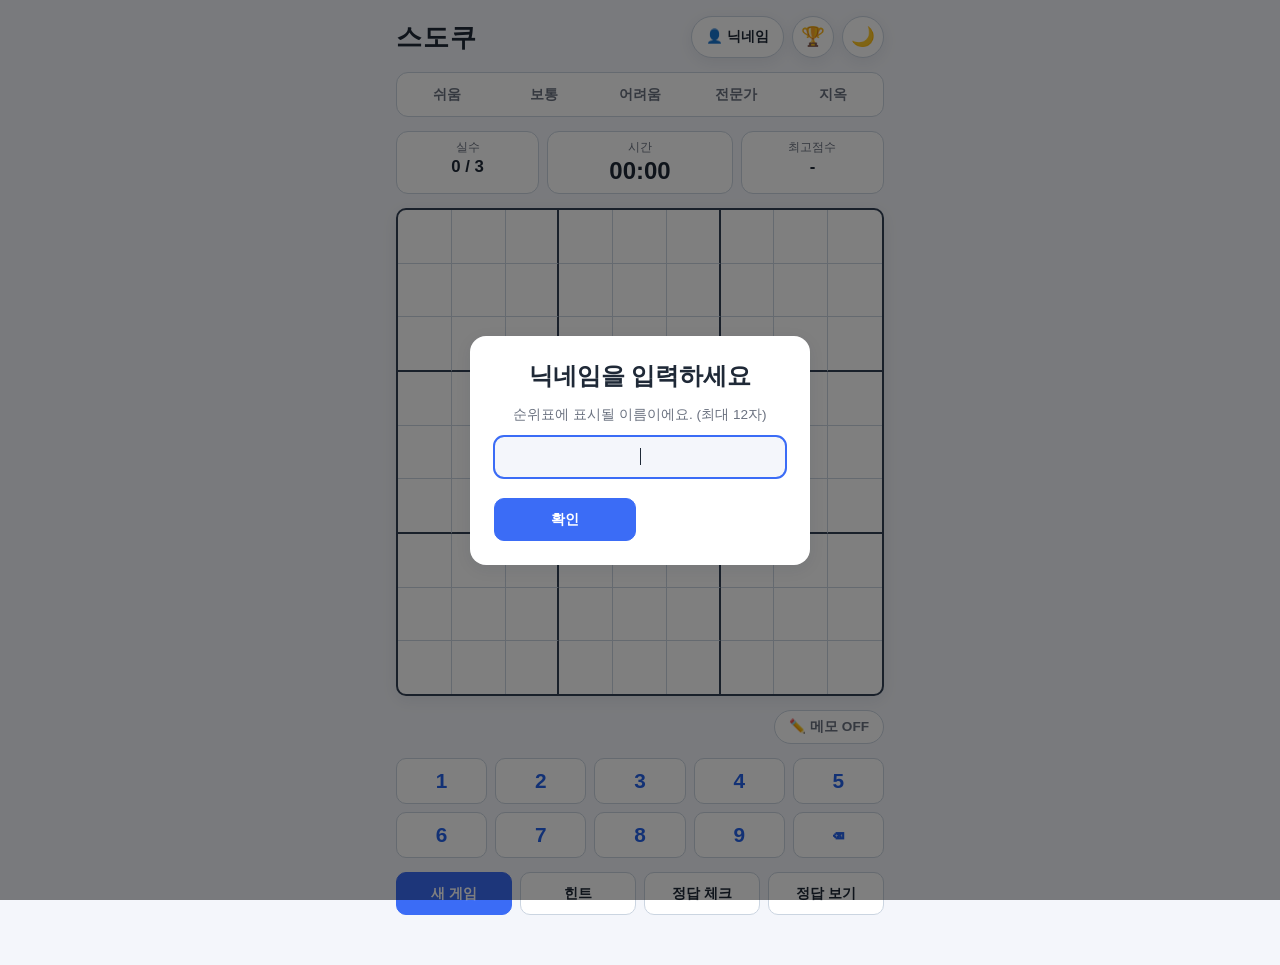
<file: index.html>
<!DOCTYPE html>
<html lang="ko">
<head>
  <meta charset="UTF-8">
  <meta name="viewport" content="width=device-width, initial-scale=1">
  <meta http-equiv="refresh" content="0; url=sudoku/">
  <title>스도쿠</title>
</head>
<body>
  <p><a href="sudoku/">스도쿠 하러 가기</a></p>
</body>
</html>
</file>
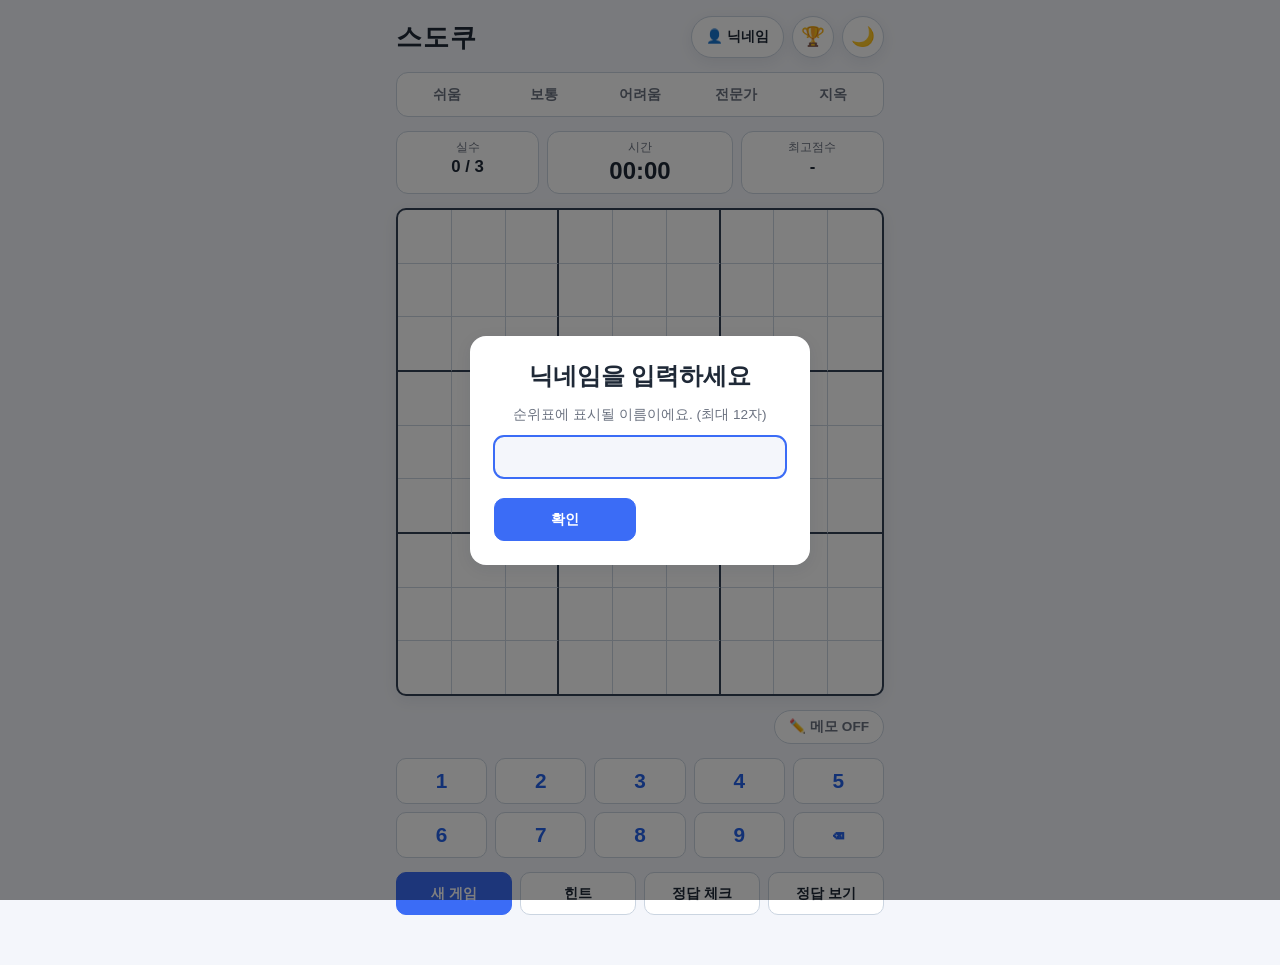
<file: sudoku/index.html>
<!DOCTYPE html>
<html lang="ko">
<head>
  <meta charset="UTF-8">
  <meta name="viewport" content="width=device-width, initial-scale=1">
  <title>스도쿠</title>
  <link rel="stylesheet" href="style.css">
</head>
<body>
  <main class="app">
    <header class="top">
      <h1>스도쿠</h1>
      <div class="top-right">
        <button id="nickBtn" class="chip" type="button" title="닉네임 변경">👤 <span id="nickText"></span></button>
        <button id="boardBtn" class="icon-btn" type="button" aria-label="순위표" title="순위표">🏆</button>
        <button id="themeBtn" class="icon-btn" type="button" aria-label="다크 모드 전환" title="다크 모드 전환">🌙</button>
      </div>
    </header>

    <nav id="levels" class="levels" aria-label="난이도">
      <button type="button" data-level="0">쉬움</button>
      <button type="button" data-level="1">보통</button>
      <button type="button" data-level="2">어려움</button>
      <button type="button" data-level="3">전문가</button>
      <button type="button" data-level="4">지옥</button>
    </nav>

    <section class="stats">
      <div class="stat"><span class="label">실수</span><strong id="mistakes">0 / 3</strong></div>
      <div class="stat timer"><span class="label">시간</span><strong id="timer">00:00</strong></div>
      <div class="stat"><span class="label">최고점수</span><strong id="best">-</strong></div>
    </section>

    <div id="board" class="board" role="grid" aria-label="스도쿠 판"></div>

    <div class="tools">
      <button id="memoBtn" type="button" aria-pressed="false">✏️ 메모 OFF</button>
    </div>

    <div id="pad" class="pad">
      <button type="button" data-n="1"><span>1</span><small></small></button>
      <button type="button" data-n="2"><span>2</span><small></small></button>
      <button type="button" data-n="3"><span>3</span><small></small></button>
      <button type="button" data-n="4"><span>4</span><small></small></button>
      <button type="button" data-n="5"><span>5</span><small></small></button>
      <button type="button" data-n="6"><span>6</span><small></small></button>
      <button type="button" data-n="7"><span>7</span><small></small></button>
      <button type="button" data-n="8"><span>8</span><small></small></button>
      <button type="button" data-n="9"><span>9</span><small></small></button>
      <button type="button" data-n="0" aria-label="지우기"><span>⌫</span></button>
    </div>

    <div class="actions">
      <button id="newBtn" class="primary" type="button">새 게임</button>
      <button id="hintBtn" type="button">힌트</button>
      <button id="checkBtn" type="button">정답 체크</button>
      <button id="revealBtn" type="button">정답 보기</button>
    </div>

    <p id="msg" class="msg" role="status"></p>
  </main>

  <dialog id="dialog">
    <h2 id="dTitle"></h2>
    <div id="dBody"></div>
    <div class="dialog-actions">
      <button id="dNew" class="primary" type="button">새 게임</button>
      <button id="dClose" type="button">닫기</button>
    </div>
  </dialog>

  <dialog id="nickDialog">
    <form id="nickForm">
      <h2>닉네임을 입력하세요</h2>
      <p class="sub">순위표에 표시될 이름이에요. (최대 12자)</p>
      <input id="nickInput" type="text" maxlength="12" autocomplete="off" required>
      <div class="dialog-actions">
        <button class="primary" type="submit">확인</button>
        <button id="nickCancel" type="button">취소</button>
      </div>
    </form>
  </dialog>

  <dialog id="boardDialog" class="wide">
    <h2>🏆 순위표</h2>
    <nav id="boardTabs" class="levels" aria-label="순위표 난이도">
      <button type="button" data-level="-1">전체</button>
      <button type="button" data-level="0">쉬움</button>
      <button type="button" data-level="1">보통</button>
      <button type="button" data-level="2">어려움</button>
      <button type="button" data-level="3">전문가</button>
      <button type="button" data-level="4">지옥</button>
    </nav>
    <div id="boardList" class="board-list"></div>
    <p id="boardNote" class="sub"></p>
    <div class="dialog-actions single">
      <button id="boardClose" type="button">닫기</button>
    </div>
  </dialog>

  <script src="sudoku.js"></script>
  <script src="leaderboard.js"></script>
  <script src="app.js"></script>
</body>
</html>
</file>
<file: sudoku/style.css>
:root {
  --bg: #f4f6fb;
  --card: #ffffff;
  --text: #1f2937;
  --muted: #6b7280;
  --line: #cbd5e1;
  --line-strong: #334155;
  --accent: #3b6cf6;
  --accent-text: #ffffff;
  --sel: #bcd0ff;
  --same: #d6e2ff;
  --peer: #eef2fb;
  --given: #111827;
  --user: #2563eb;
  --hint: #059669;
  --reveal: #d97706;
  --wrong: #dc2626;
  --wrong-bg: #fee2e2;
  --shadow: 0 4px 16px rgba(30, 41, 59, 0.08);
}

:root[data-theme="dark"] {
  --bg: #0f141d;
  --card: #182030;
  --text: #e5e9f2;
  --muted: #93a0b8;
  --line: #33405a;
  --line-strong: #8fa3c7;
  --accent: #6c8dff;
  --accent-text: #0f141d;
  --sel: #2f4587;
  --same: #283a6b;
  --peer: #1f2a42;
  --given: #f1f5ff;
  --user: #7fa2ff;
  --hint: #4ade80;
  --reveal: #fbbf24;
  --wrong: #ff7b7b;
  --wrong-bg: #4a2028;
  --shadow: 0 4px 16px rgba(0, 0, 0, 0.35);
}

* { box-sizing: border-box; }

body {
  margin: 0;
  background: var(--bg);
  color: var(--text);
  font-family: -apple-system, BlinkMacSystemFont, "Segoe UI", "Malgun Gothic", "Apple SD Gothic Neo", sans-serif;
}

button {
  font: inherit;
  color: inherit;
  cursor: pointer;
}

.app {
  max-width: 520px;
  margin: 0 auto;
  padding: 16px;
  display: flex;
  flex-direction: column;
  gap: 14px;
}

/* 상단: 제목 + 다크모드 토글(우측 상단) */
.top {
  display: flex;
  justify-content: space-between;
  align-items: center;
}

.top h1 {
  margin: 0;
  font-size: 1.6rem;
  letter-spacing: 0.04em;
}

.top-right {
  display: flex;
  align-items: center;
  gap: 8px;
}

.chip {
  max-width: 130px;
  height: 42px;
  padding: 0 14px;
  border: 1px solid var(--line);
  border-radius: 999px;
  background: var(--card);
  font-size: 0.85rem;
  font-weight: 600;
  white-space: nowrap;
  overflow: hidden;
  text-overflow: ellipsis;
  box-shadow: var(--shadow);
}

.icon-btn {
  width: 42px;
  height: 42px;
  border-radius: 50%;
  border: 1px solid var(--line);
  background: var(--card);
  font-size: 1.2rem;
  line-height: 1;
  box-shadow: var(--shadow);
}

/* 난이도 */
.levels {
  display: flex;
  gap: 4px;
  padding: 4px;
  background: var(--card);
  border: 1px solid var(--line);
  border-radius: 12px;
}

.levels button {
  flex: 1;
  padding: 8px 0;
  border: 0;
  border-radius: 8px;
  background: transparent;
  color: var(--muted);
  font-size: 0.9rem;
  font-weight: 600;
}

.levels button.active {
  background: var(--accent);
  color: var(--accent-text);
}

/* 실수 / 타이머 / 최고점수 */
.stats {
  display: grid;
  grid-template-columns: 1fr 1.3fr 1fr;
  gap: 8px;
}

.stat {
  display: flex;
  flex-direction: column;
  align-items: center;
  gap: 2px;
  padding: 8px 4px;
  background: var(--card);
  border: 1px solid var(--line);
  border-radius: 12px;
}

.stat .label {
  font-size: 0.72rem;
  color: var(--muted);
}

.stat strong {
  font-size: 1.05rem;
  font-variant-numeric: tabular-nums;
}

.stat.timer strong { font-size: 1.5rem; }
.stat.danger strong { color: var(--wrong); }

/* 판 */
.board {
  display: grid;
  grid-template-columns: repeat(9, 1fr);
  width: 100%;
  aspect-ratio: 1;
  background: var(--card);
  border: 2px solid var(--line-strong);
  border-radius: 10px;
  overflow: hidden;
  box-shadow: var(--shadow);
}

.cell {
  padding: 0;
  border: 0;
  border-right: 1px solid var(--line);
  border-bottom: 1px solid var(--line);
  border-radius: 0;
  background: transparent;
  font-size: clamp(1.1rem, 5.2vw, 1.8rem);
  color: var(--user);
}

.cell.bx { border-right: 2px solid var(--line-strong); }
.cell.by { border-bottom: 2px solid var(--line-strong); }
.cell:nth-child(9n) { border-right: 0; }
.cell:nth-child(n + 73) { border-bottom: 0; }

.cell.peer { background: var(--peer); }
.cell.same { background: var(--same); }
.cell.selected { background: var(--sel); }

.cell.given { color: var(--given); font-weight: 700; }
.cell.hint { color: var(--hint); }
.cell.reveal { color: var(--reveal); }
.cell.wrong { color: var(--wrong); background: var(--wrong-bg); }
.cell.flash { animation: shake 0.5s; }

.cell:focus-visible { outline: 2px solid var(--accent); outline-offset: -2px; }

@keyframes shake {
  0%, 100% { transform: translateX(0); }
  25% { transform: translateX(-3px); }
  75% { transform: translateX(3px); }
}

/* 메모(연필) 표시 */
.cell .notes {
  display: grid;
  grid-template: repeat(3, 1fr) / repeat(3, 1fr);
  width: 100%;
  height: 100%;
  padding: 2px;
  font-size: clamp(0.55rem, 2.4vw, 0.85rem);
  font-weight: 400;
  line-height: 1;
  color: var(--muted);
  place-items: center;
}

/* 메모 토글 */
.tools { display: flex; justify-content: flex-end; }

.tools button {
  padding: 7px 14px;
  border: 1px solid var(--line);
  border-radius: 999px;
  background: var(--card);
  font-size: 0.85rem;
  font-weight: 600;
  color: var(--muted);
}

.tools button.active {
  background: var(--accent);
  border-color: var(--accent);
  color: var(--accent-text);
}

/* 숫자 패드 */
.pad {
  display: grid;
  grid-template-columns: repeat(5, 1fr);
  gap: 8px;
}

.pad button {
  position: relative;
  padding: 10px 0;
  border: 1px solid var(--line);
  border-radius: 10px;
  background: var(--card);
  font-size: 1.3rem;
  font-weight: 600;
  color: var(--user);
}

.pad button small {
  position: absolute;
  right: 6px;
  bottom: 3px;
  font-size: 0.62rem;
  font-weight: 400;
  color: var(--muted);
}

.pad button:disabled { opacity: 0.3; cursor: default; }

/* 동작 버튼 */
.actions {
  display: grid;
  grid-template-columns: repeat(4, 1fr);
  gap: 8px;
}

.actions button,
.dialog-actions button {
  padding: 11px 4px;
  border: 1px solid var(--line);
  border-radius: 10px;
  background: var(--card);
  font-size: 0.9rem;
  font-weight: 600;
}

button.primary {
  background: var(--accent);
  border-color: var(--accent);
  color: var(--accent-text);
}

button:disabled { opacity: 0.4; cursor: default; }

.msg {
  min-height: 1.4em;
  margin: 0;
  text-align: center;
  font-size: 0.9rem;
  color: var(--muted);
}

/* 결과 모달 */
dialog {
  width: min(90vw, 340px);
  padding: 24px;
  border: 0;
  border-radius: 16px;
  background: var(--card);
  color: var(--text);
  box-shadow: var(--shadow);
}

dialog::backdrop { background: rgba(0, 0, 0, 0.5); }

dialog h2 { margin: 0 0 14px; text-align: center; }

#dBody dl {
  display: grid;
  grid-template-columns: auto 1fr;
  gap: 6px 12px;
  margin: 0;
}

#dBody dt { color: var(--muted); }
#dBody dd { margin: 0; text-align: right; font-variant-numeric: tabular-nums; }
#dBody dd.big { font-size: 1.4rem; font-weight: 700; color: var(--accent); }
#dBody p { margin: 0; text-align: center; color: var(--muted); }
#dBody .record { margin-top: 12px; text-align: center; font-weight: 700; color: var(--hint); }

.dialog-actions {
  display: grid;
  grid-template-columns: 1fr 1fr;
  gap: 8px;
  margin-top: 20px;
}

.dialog-actions.single { grid-template-columns: 1fr; }

dialog { position: fixed; overflow: hidden; }
dialog.wide { width: min(94vw, 460px); }
dialog .sub { margin: 0 0 12px; text-align: center; font-size: 0.85rem; color: var(--muted); }

dialog input[type="text"] {
  width: 100%;
  padding: 11px 12px;
  border: 1px solid var(--line);
  border-radius: 10px;
  background: var(--bg);
  color: var(--text);
  font: inherit;
  text-align: center;
}

dialog input[type="text"]:focus { outline: 2px solid var(--accent); outline-offset: -1px; }

/* 등록 폼 (클리어 화면) */
.register { margin-top: 16px; display: flex; flex-direction: column; gap: 8px; }
.register button {
  padding: 11px 4px;
  border: 1px solid var(--accent);
  border-radius: 10px;
  background: var(--accent);
  color: var(--accent-text);
  font-weight: 600;
}
.register .done { margin: 0; text-align: center; font-weight: 700; color: var(--hint); }
.register .done + button { background: var(--card); color: var(--text); border-color: var(--line); }

/* 축하 색종이 */
.confetti { position: absolute; inset: 0; overflow: hidden; pointer-events: none; }
.confetti i {
  position: absolute;
  top: -14px;
  width: 8px;
  height: 12px;
  opacity: 0.95;
  animation: fall linear forwards;
}

@keyframes fall {
  to { transform: translateY(640px) rotate(600deg); opacity: 0; }
}

/* 순위표 */
#boardTabs { margin-bottom: 12px; }
.board-list { max-height: 50vh; overflow: auto; margin-bottom: 10px; }

.lb { width: 100%; border-collapse: collapse; font-size: 0.85rem; }
.lb th { padding: 6px 4px; color: var(--muted); font-weight: 600; text-align: center; border-bottom: 1px solid var(--line); }
.lb td { padding: 8px 4px; text-align: center; border-bottom: 1px solid var(--line); font-variant-numeric: tabular-nums; }
.lb td.name { max-width: 90px; overflow: hidden; text-overflow: ellipsis; white-space: nowrap; font-weight: 600; }
.lb td.score { font-weight: 700; color: var(--accent); }
.lb tr.me td { background: var(--same); }
.lb .empty { padding: 28px 0; text-align: center; color: var(--muted); }
</file>
